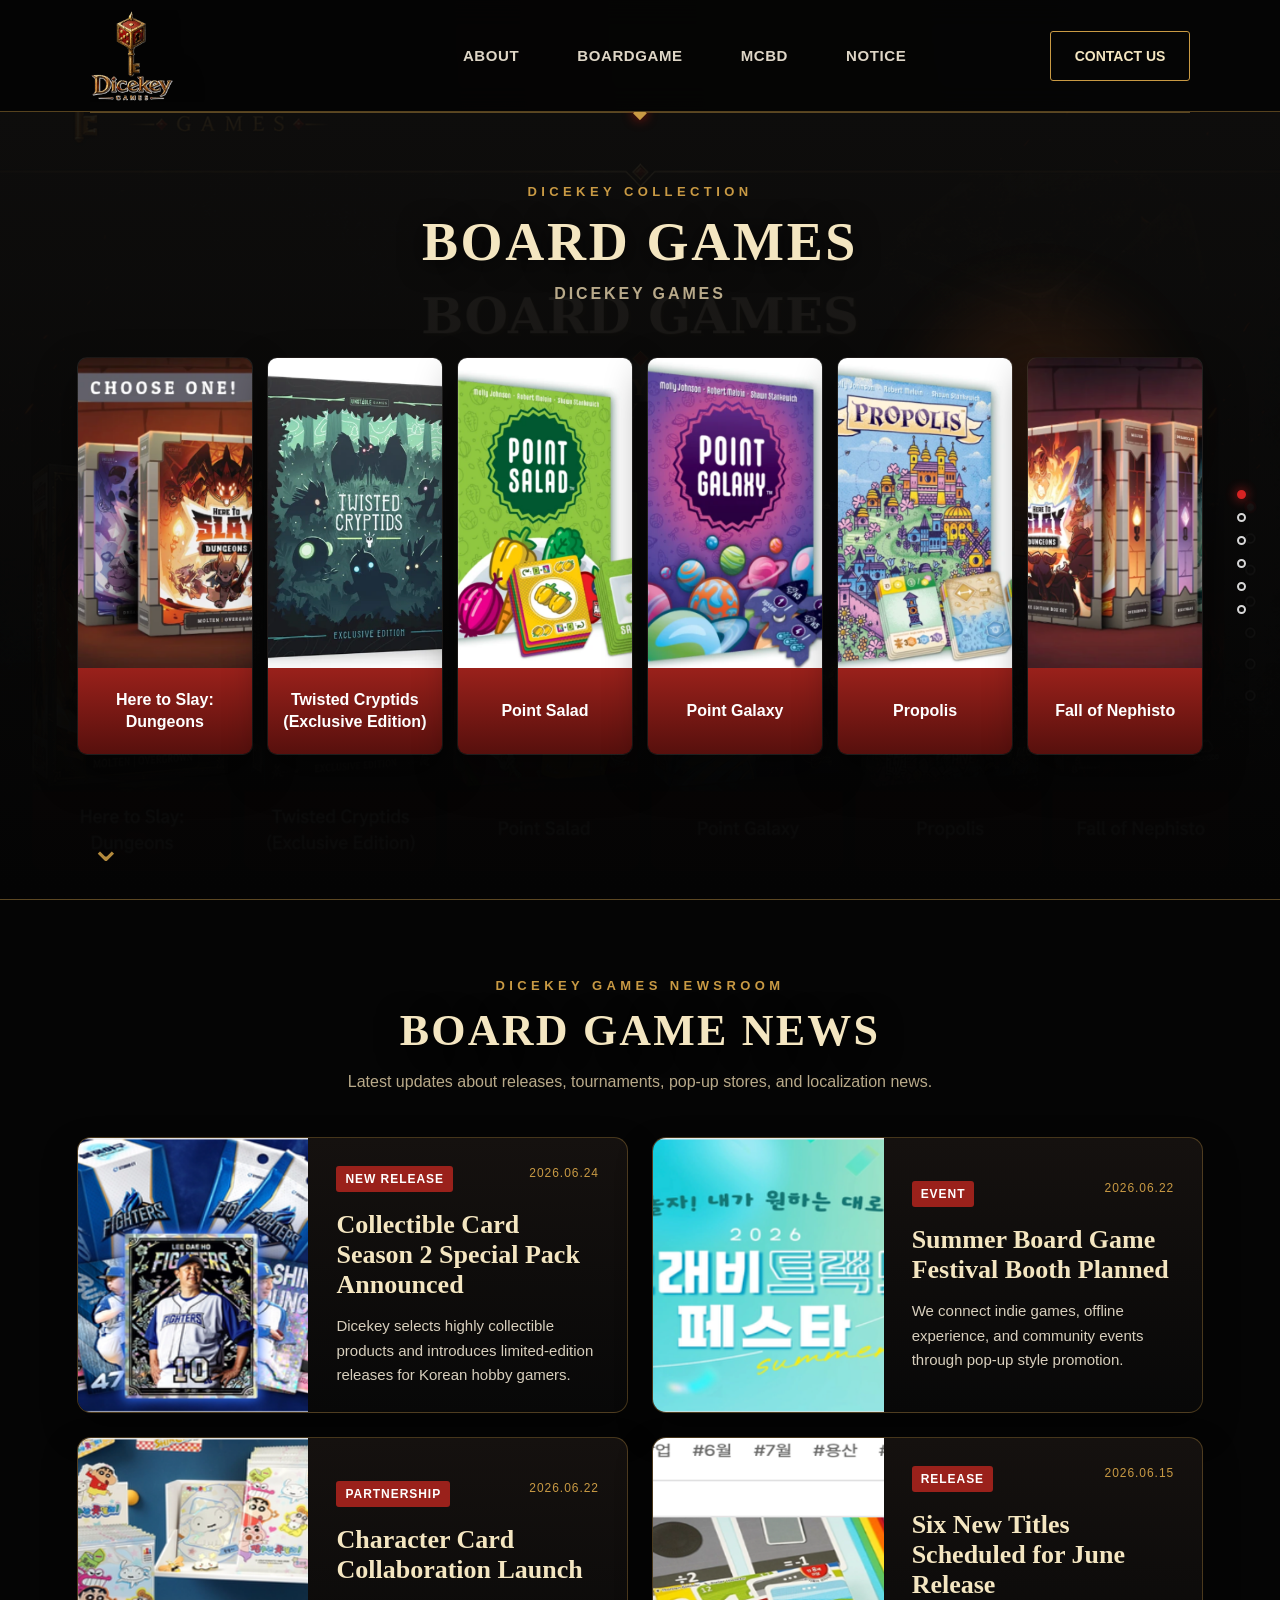
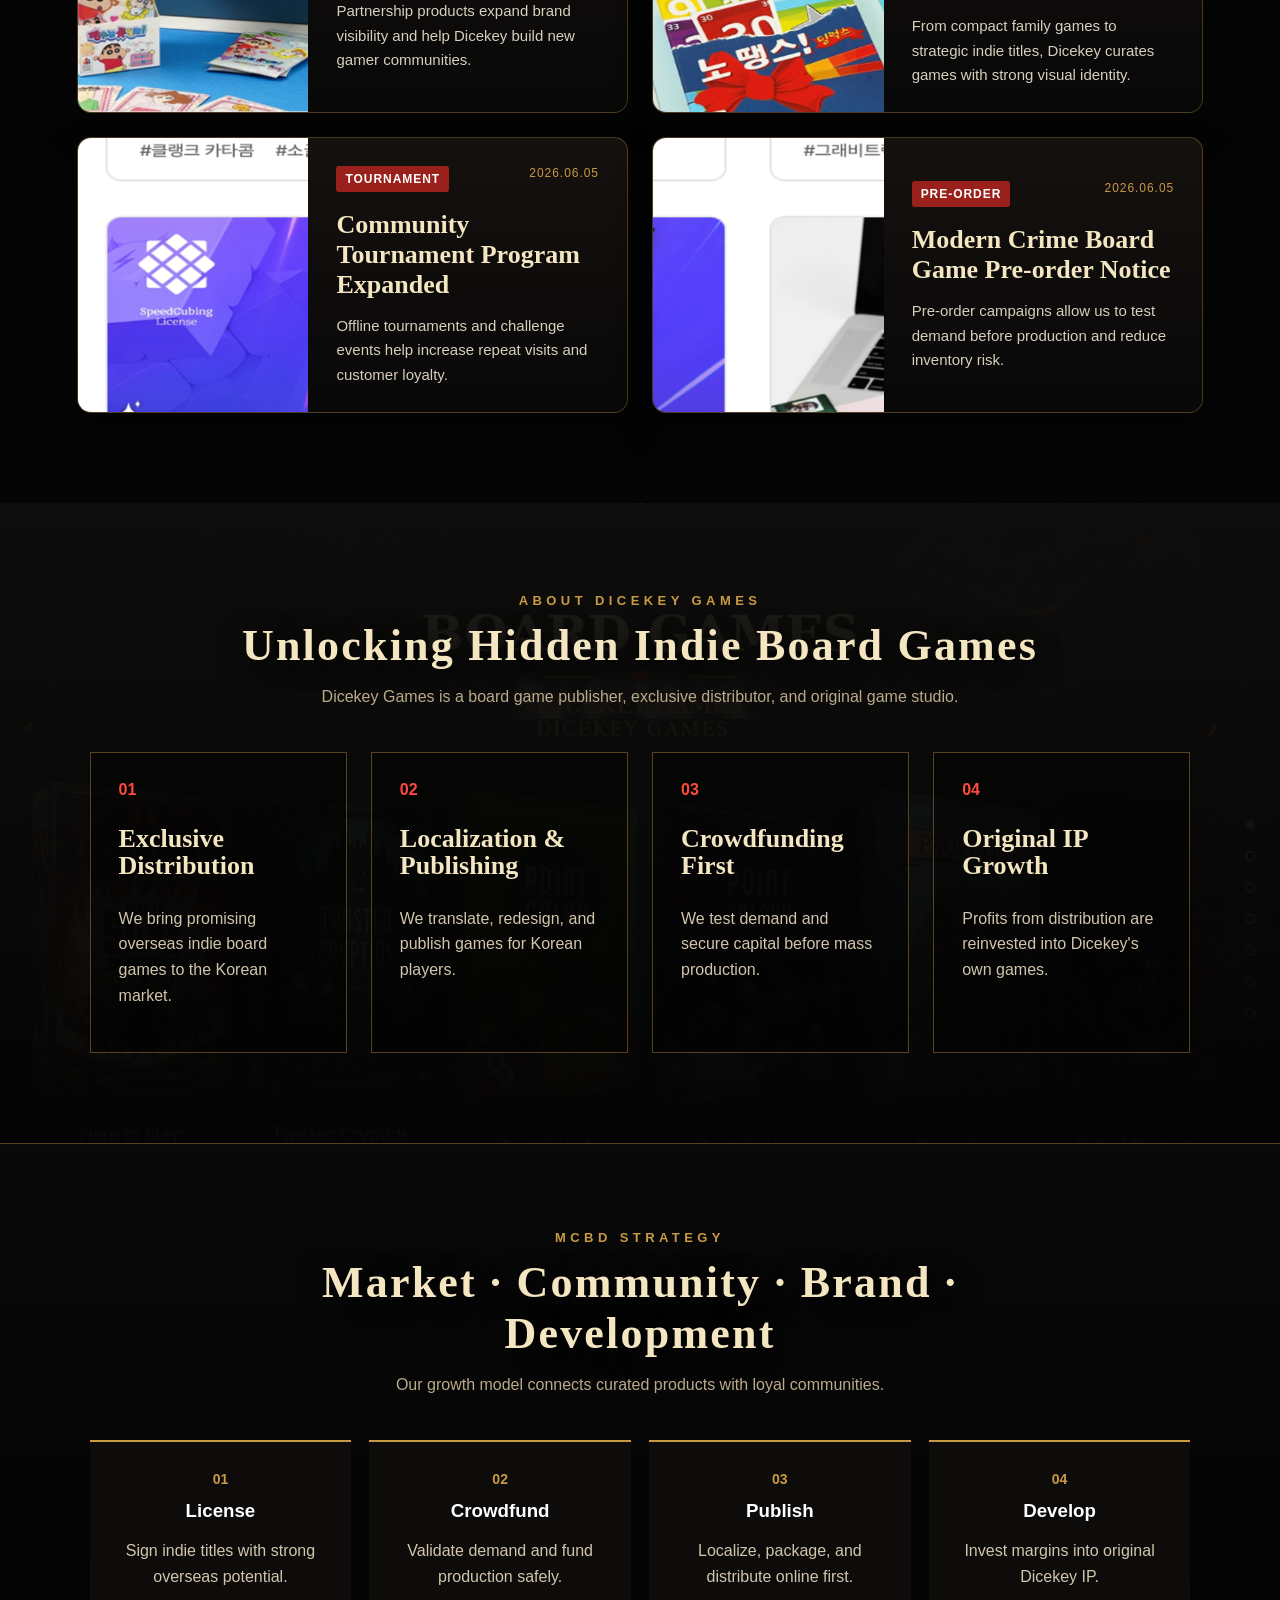
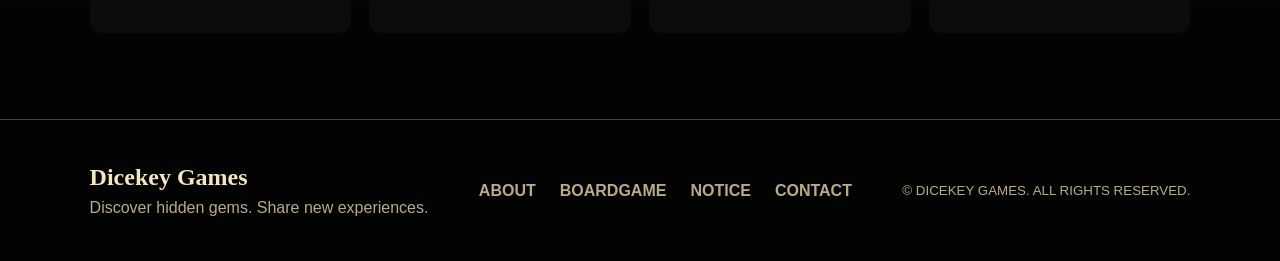
<file: index.html>
<!DOCTYPE html>
<html lang="en">
<head>
  <meta charset="UTF-8" />
  <meta name="viewport" content="width=device-width, initial-scale=1.0" />
  <title>Dicekey Games</title>
  <link rel="stylesheet" href="style.css" />
  <script defer src="script.js"></script>
</head>
<body>
  <header class="site-header">
    <a class="brand" href="#home" aria-label="Dicekey Games Home">
      <img src="assets/logo.png" alt="Dicekey Games logo" />
    </a>
    <nav class="main-nav" aria-label="Main navigation">
      <a href="#about">ABOUT</a>
      <a href="#boardgame">BOARDGAME</a>
      <a href="#mcbd">MCBD</a>
      <a href="#notice">NOTICE</a>
    </nav>
    <a class="contact-btn" href="#contact">CONTACT US</a>
  </header>

  <main id="home">
    <section id="boardgame" class="hero-section section-dark">
      <div class="ornament top"></div>
      <div class="hero-title">
        <p>DICEKEY COLLECTION</p>
        <h1>BOARD GAMES</h1>
        <span>DICEKEY GAMES</span>
      </div>

      <div class="game-row">
        <article class="game-card">
          <img src="assets/game-1.png" alt="Here to Slay: Dungeons" />
          <h3>Here to Slay:<br>Dungeons</h3>
        </article>
        <article class="game-card">
          <img src="assets/game-2.png" alt="Twisted Cryptids Exclusive Edition" />
          <h3>Twisted Cryptids<br>(Exclusive Edition)</h3>
        </article>
        <article class="game-card">
          <img src="assets/game-3.png" alt="Point Salad" />
          <h3>Point Salad</h3>
        </article>
        <article class="game-card">
          <img src="assets/game-4.png" alt="Point Galaxy" />
          <h3>Point Galaxy</h3>
        </article>
        <article class="game-card">
          <img src="assets/game-5.png" alt="Propolis" />
          <h3>Propolis</h3>
        </article>
        <article class="game-card">
          <img src="assets/game-6.png" alt="Fall of Nephisto" />
          <h3>Fall of Nephisto</h3>
        </article>
      </div>

      <div class="side-dots" aria-hidden="true">
        <span class="active"></span><span></span><span></span><span></span><span></span><span></span>
      </div>
      <a class="scroll-hint" href="#notice" aria-label="Scroll to news">⌄</a>
    </section>

    <section id="notice" class="news-section">
      <div class="section-heading wide-heading">
        <p>DICEKEY GAMES NEWSROOM</p>
        <h2>BOARD GAME NEWS</h2>
        <span>Latest updates about releases, tournaments, pop-up stores, and localization news.</span>
      </div>

      <div class="news-grid">
        <article class="news-card large">
          <img src="assets/news-1.png" alt="Baseball collectible card news" />
          <div class="news-body">
            <div class="news-meta"><b>NEW RELEASE</b><span>2026.06.24</span></div>
            <h3>Collectible Card Season 2 Special Pack Announced</h3>
            <p>Dicekey selects highly collectible products and introduces limited-edition releases for Korean hobby gamers.</p>
          </div>
        </article>

        <article class="news-card large">
          <img src="assets/news-2.png" alt="Board game summer festival news" />
          <div class="news-body">
            <div class="news-meta"><b>EVENT</b><span>2026.06.22</span></div>
            <h3>Summer Board Game Festival Booth Planned</h3>
            <p>We connect indie games, offline experience, and community events through pop-up style promotion.</p>
          </div>
        </article>

        <article class="news-card large">
          <img src="assets/news-3.png" alt="Character collection card news" />
          <div class="news-body">
            <div class="news-meta"><b>PARTNERSHIP</b><span>2026.06.22</span></div>
            <h3>Character Card Collaboration Launch</h3>
            <p>Partnership products expand brand visibility and help Dicekey build new gamer communities.</p>
          </div>
        </article>

        <article class="news-card large">
          <img src="assets/news-4.png" alt="Board game release schedule" />
          <div class="news-body">
            <div class="news-meta"><b>RELEASE</b><span>2026.06.15</span></div>
            <h3>Six New Titles Scheduled for June Release</h3>
            <p>From compact family games to strategic indie titles, Dicekey curates games with strong visual identity.</p>
          </div>
        </article>

        <article class="news-card large">
          <img src="assets/news-5.png" alt="Speed cube championship news" />
          <div class="news-body">
            <div class="news-meta"><b>TOURNAMENT</b><span>2026.06.05</span></div>
            <h3>Community Tournament Program Expanded</h3>
            <p>Offline tournaments and challenge events help increase repeat visits and customer loyalty.</p>
          </div>
        </article>

        <article class="news-card large">
          <img src="assets/news-6.png" alt="Board game preorder news" />
          <div class="news-body">
            <div class="news-meta"><b>PRE-ORDER</b><span>2026.06.05</span></div>
            <h3>Modern Crime Board Game Pre-order Notice</h3>
            <p>Pre-order campaigns allow us to test demand before production and reduce inventory risk.</p>
          </div>
        </article>
      </div>
    </section>

    <section id="about" class="about-section section-dark">
      <div class="section-heading">
        <p>ABOUT DICEKEY GAMES</p>
        <h2>Unlocking Hidden Indie Board Games</h2>
        <span>Dicekey Games is a board game publisher, exclusive distributor, and original game studio.</span>
      </div>
      <div class="feature-grid">
        <article><b>01</b><h3>Exclusive Distribution</h3><p>We bring promising overseas indie board games to the Korean market.</p></article>
        <article><b>02</b><h3>Localization & Publishing</h3><p>We translate, redesign, and publish games for Korean players.</p></article>
        <article><b>03</b><h3>Crowdfunding First</h3><p>We test demand and secure capital before mass production.</p></article>
        <article><b>04</b><h3>Original IP Growth</h3><p>Profits from distribution are reinvested into Dicekey's own games.</p></article>
      </div>
    </section>

    <section id="mcbd" class="process-section">
      <div class="section-heading">
        <p>MCBD STRATEGY</p>
        <h2>Market · Community · Brand · Development</h2>
        <span>Our growth model connects curated products with loyal communities.</span>
      </div>
      <div class="process-line">
        <div><strong>01</strong><h3>License</h3><p>Sign indie titles with strong overseas potential.</p></div>
        <div><strong>02</strong><h3>Crowdfund</h3><p>Validate demand and fund production safely.</p></div>
        <div><strong>03</strong><h3>Publish</h3><p>Localize, package, and distribute online first.</p></div>
        <div><strong>04</strong><h3>Develop</h3><p>Invest margins into original Dicekey IP.</p></div>
      </div>
    </section>
  </main>

  <footer id="contact" class="site-footer">
    <div>
      <h2>Dicekey Games</h2>
      <p>Discover hidden gems. Share new experiences.</p>
    </div>
    <div class="footer-links">
      <a href="#about">ABOUT</a>
      <a href="#boardgame">BOARDGAME</a>
      <a href="#notice">NOTICE</a>
      <a href="mailto:contact@dicekeygames.kr">CONTACT</a>
    </div>
    <small>© DICEKEY GAMES. ALL RIGHTS RESERVED.</small>
  </footer>
</body>
</html>
</file>
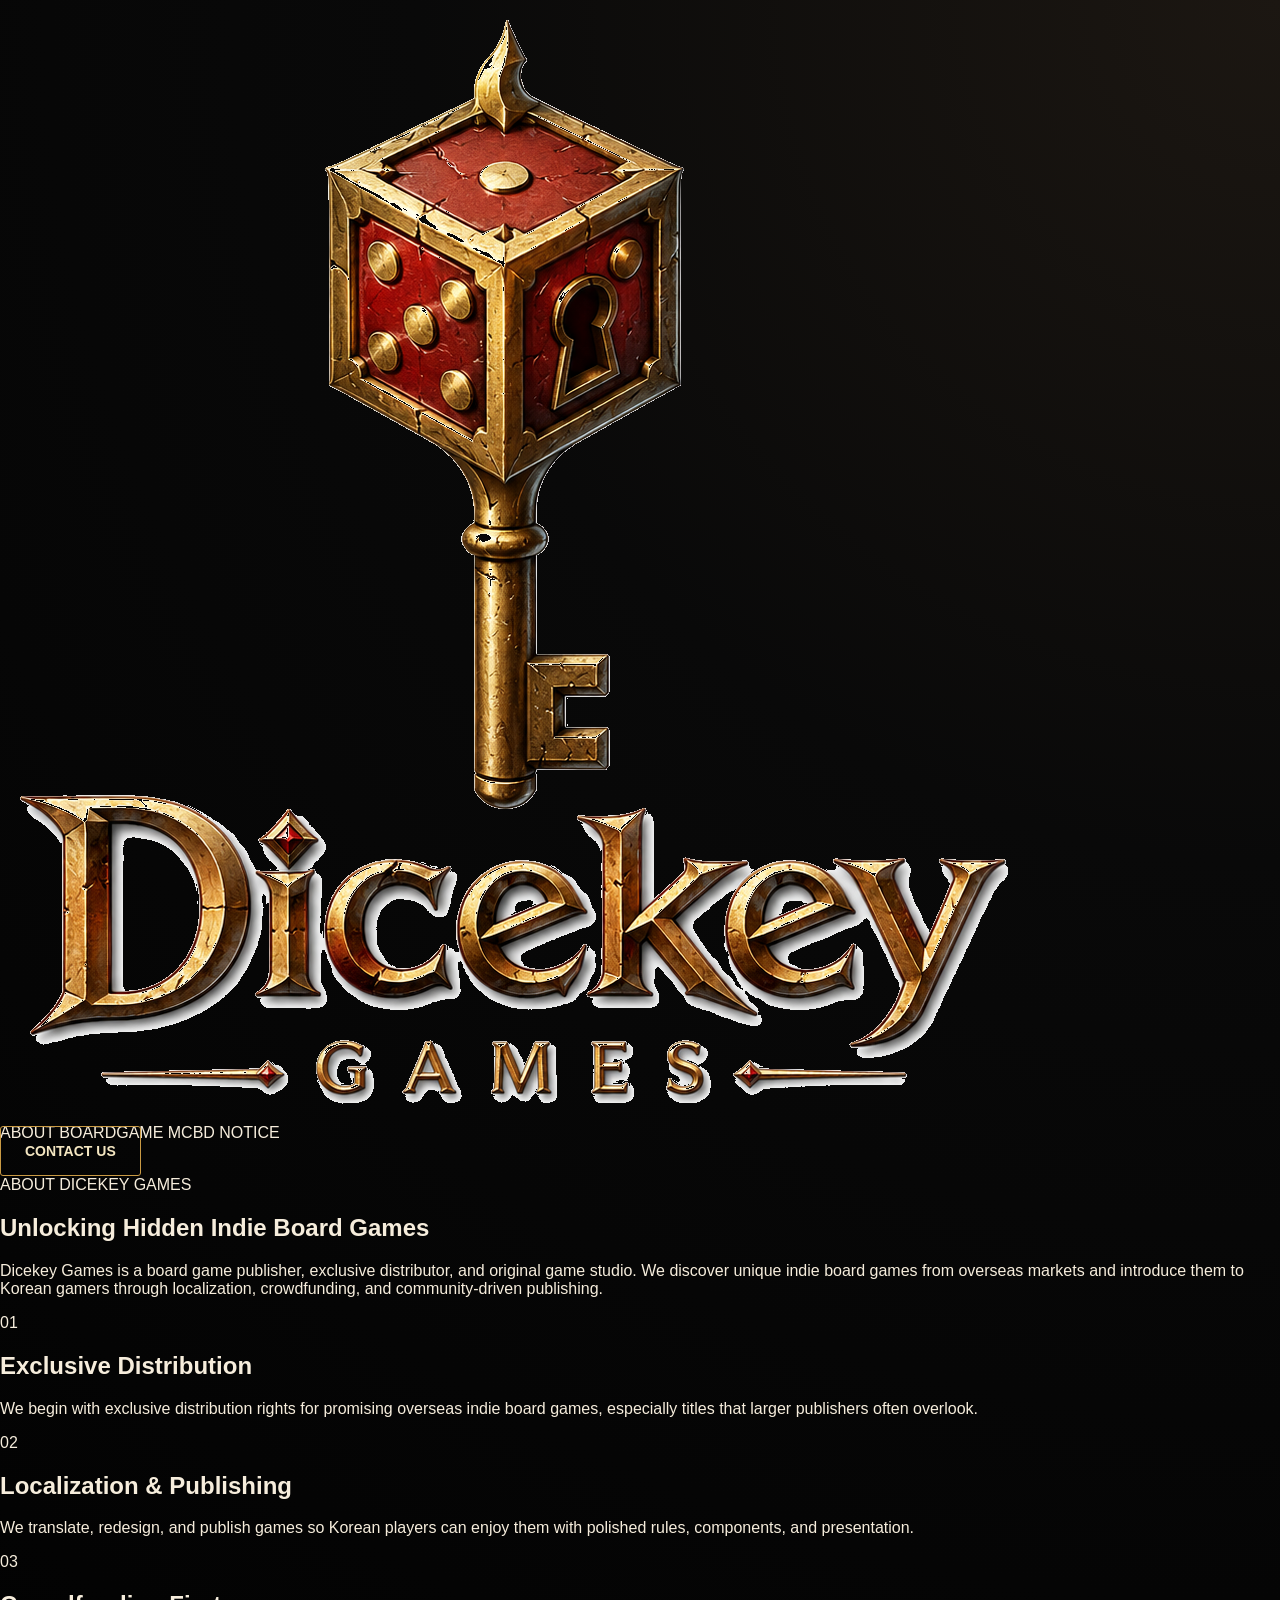
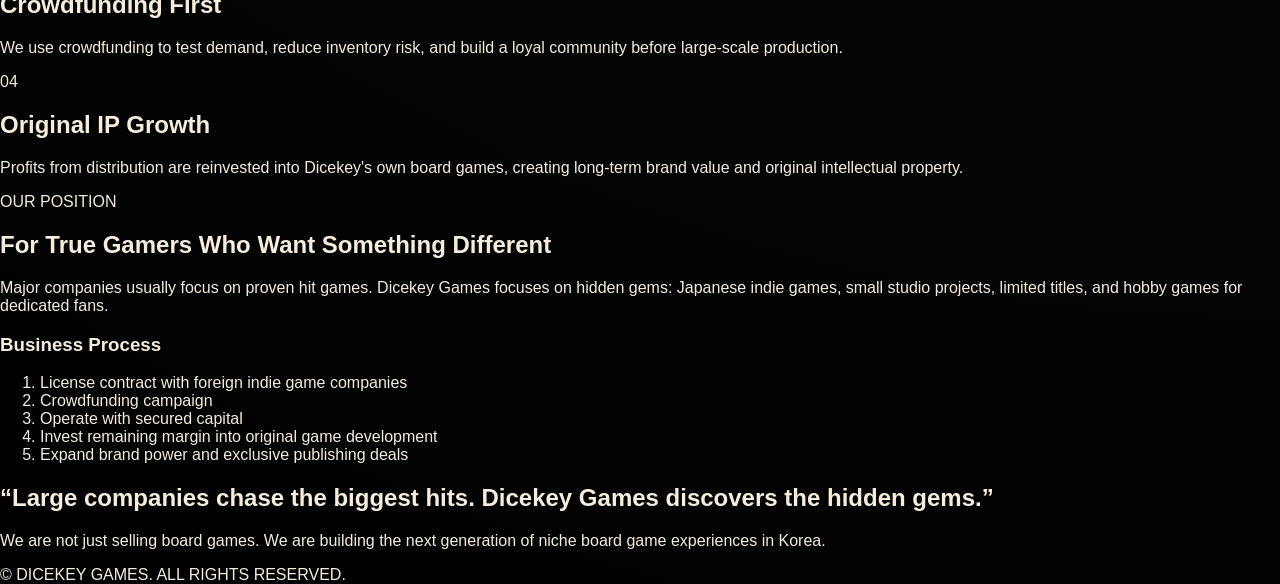
<file: about.html>
<!DOCTYPE html>
<html lang="en">
<head>
  <meta charset="UTF-8" />
  <meta name="viewport" content="width=device-width, initial-scale=1.0" />
  <title>About Dicekey Games</title>
  <link rel="stylesheet" href="style.css" />
</head>
<body class="sub-page about-page">
<header class="page-header">
  <a class="logo-link" href="index.html" aria-label="Dicekey Games Home">
    <img src="assets/logo.png" alt="Dicekey Games" />
  </a>
  <nav class="page-nav">
    <a href="about.html">ABOUT</a>
    <a href="boardgame.html">BOARDGAME</a>
    <a href="mcbd.html">MCBD</a>
    <a href="notice.html">NOTICE</a>
  </nav>
  <a class="contact-btn" href="mailto:msub2000@g.skku.edu">CONTACT US</a>
</header>
  <main class="page-main">
    <section class="intro-panel">
      <p class="eyebrow">ABOUT DICEKEY GAMES</p>
      <h1>Unlocking Hidden Indie Board Games</h1>
      <p class="lead">
        Dicekey Games is a board game publisher, exclusive distributor, and original game studio. We discover unique indie board games from overseas markets and introduce them to Korean gamers through localization, crowdfunding, and community-driven publishing.
      </p>
    </section>

    <section class="mission-grid">
      <article><span>01</span><h2>Exclusive Distribution</h2><p>We begin with exclusive distribution rights for promising overseas indie board games, especially titles that larger publishers often overlook.</p></article>
      <article><span>02</span><h2>Localization & Publishing</h2><p>We translate, redesign, and publish games so Korean players can enjoy them with polished rules, components, and presentation.</p></article>
      <article><span>03</span><h2>Crowdfunding First</h2><p>We use crowdfunding to test demand, reduce inventory risk, and build a loyal community before large-scale production.</p></article>
      <article><span>04</span><h2>Original IP Growth</h2><p>Profits from distribution are reinvested into Dicekey's own board games, creating long-term brand value and original intellectual property.</p></article>
    </section>

    <section class="split-section">
      <div><p class="eyebrow">OUR POSITION</p><h2>For True Gamers Who Want Something Different</h2><p>Major companies usually focus on proven hit games. Dicekey Games focuses on hidden gems: Japanese indie games, small studio projects, limited titles, and hobby games for dedicated fans.</p></div>
      <div class="process-card"><h3>Business Process</h3><ol><li>License contract with foreign indie game companies</li><li>Crowdfunding campaign</li><li>Operate with secured capital</li><li>Invest remaining margin into original game development</li><li>Expand brand power and exclusive publishing deals</li></ol></div>
    </section>

    <section class="quote-section"><h2>“Large companies chase the biggest hits. Dicekey Games discovers the hidden gems.”</h2><p>We are not just selling board games. We are building the next generation of niche board game experiences in Korea.</p></section>
  </main>
  <footer class="page-footer">© DICEKEY GAMES. ALL RIGHTS RESERVED.</footer>
</body>
</html>
</file>
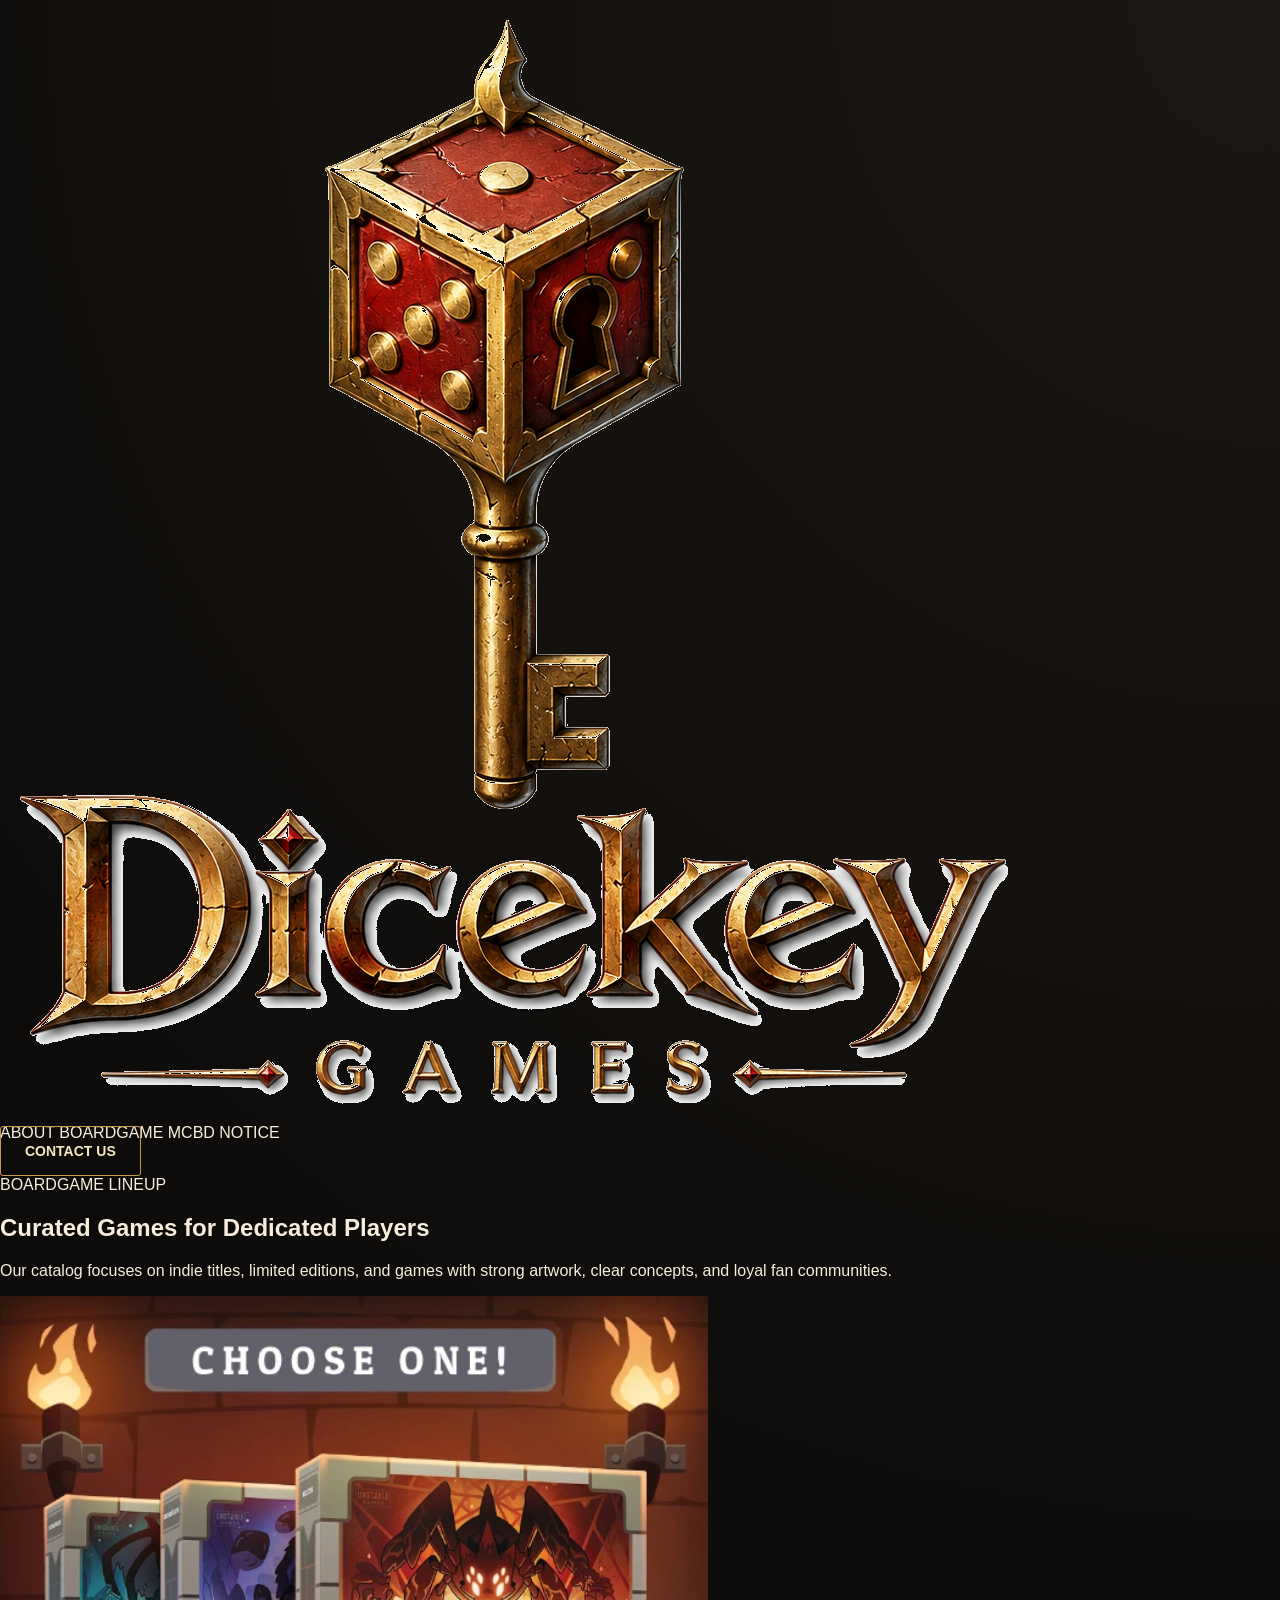
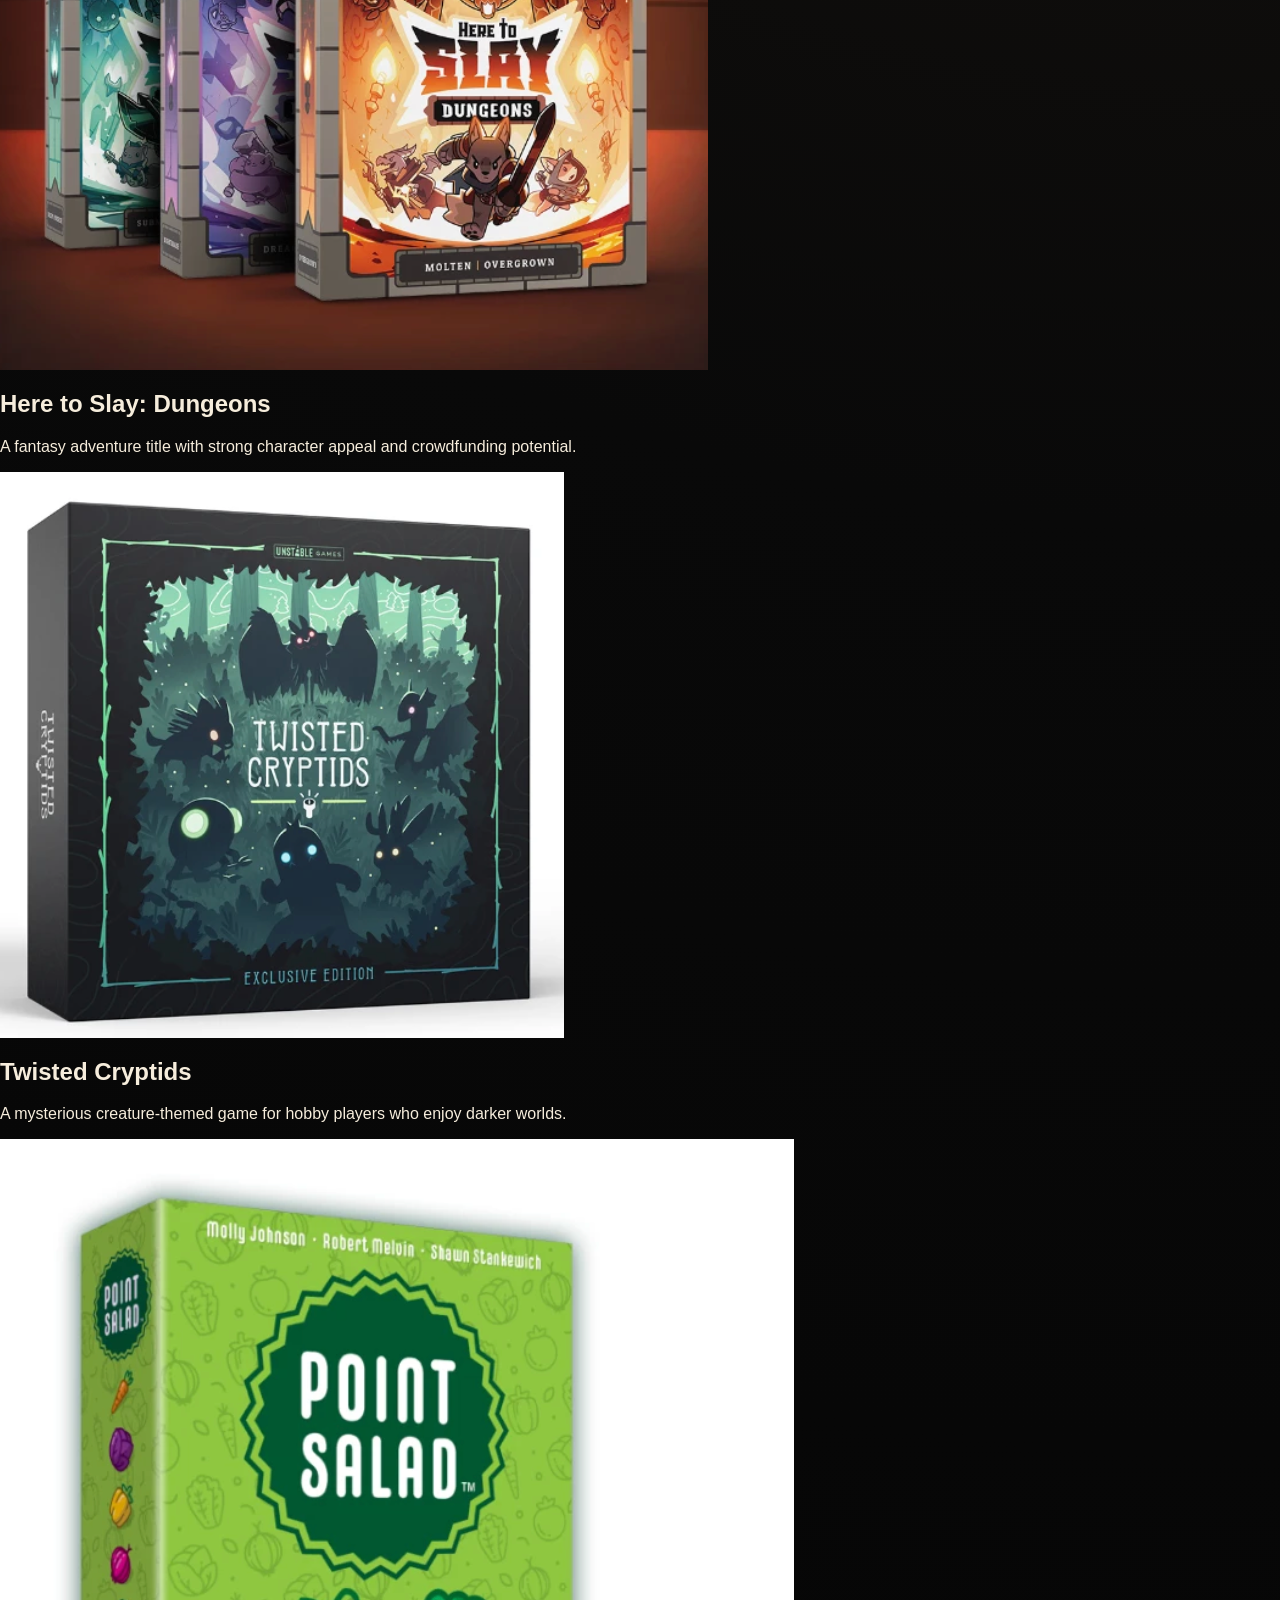
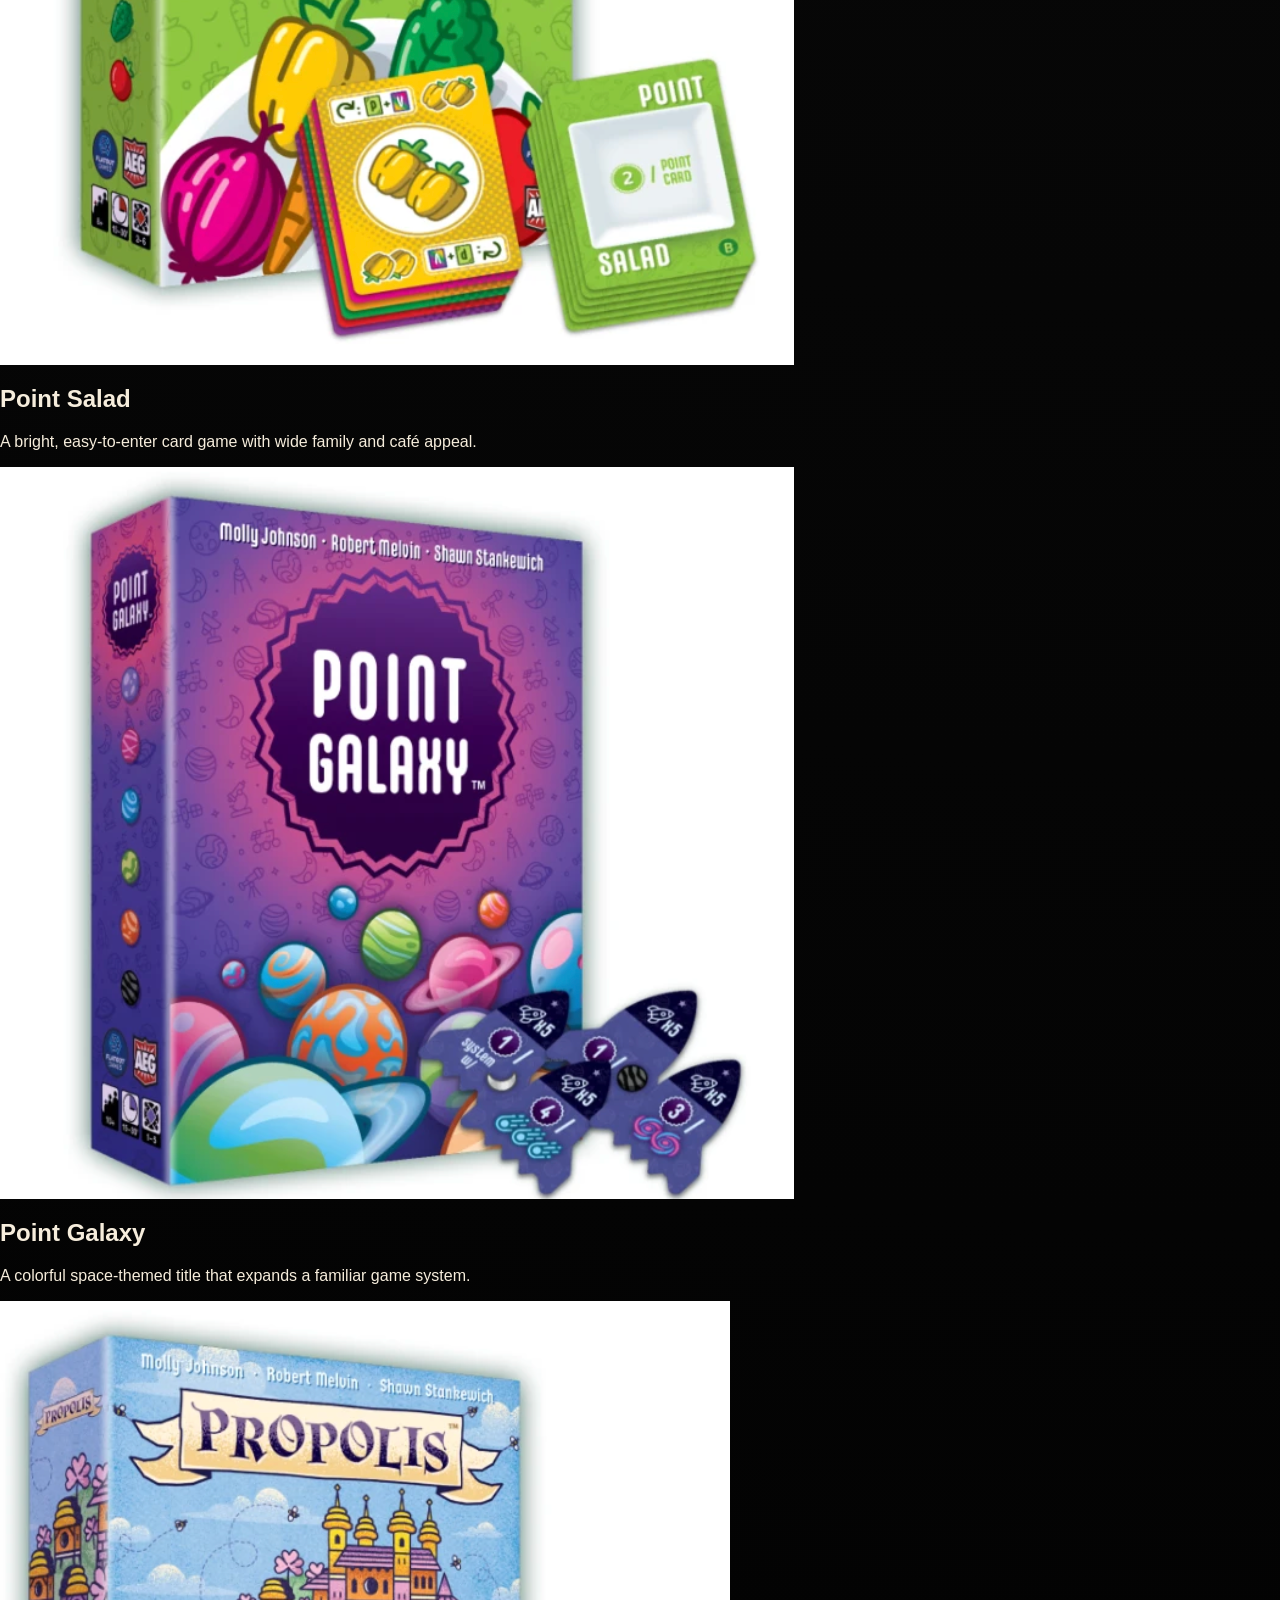
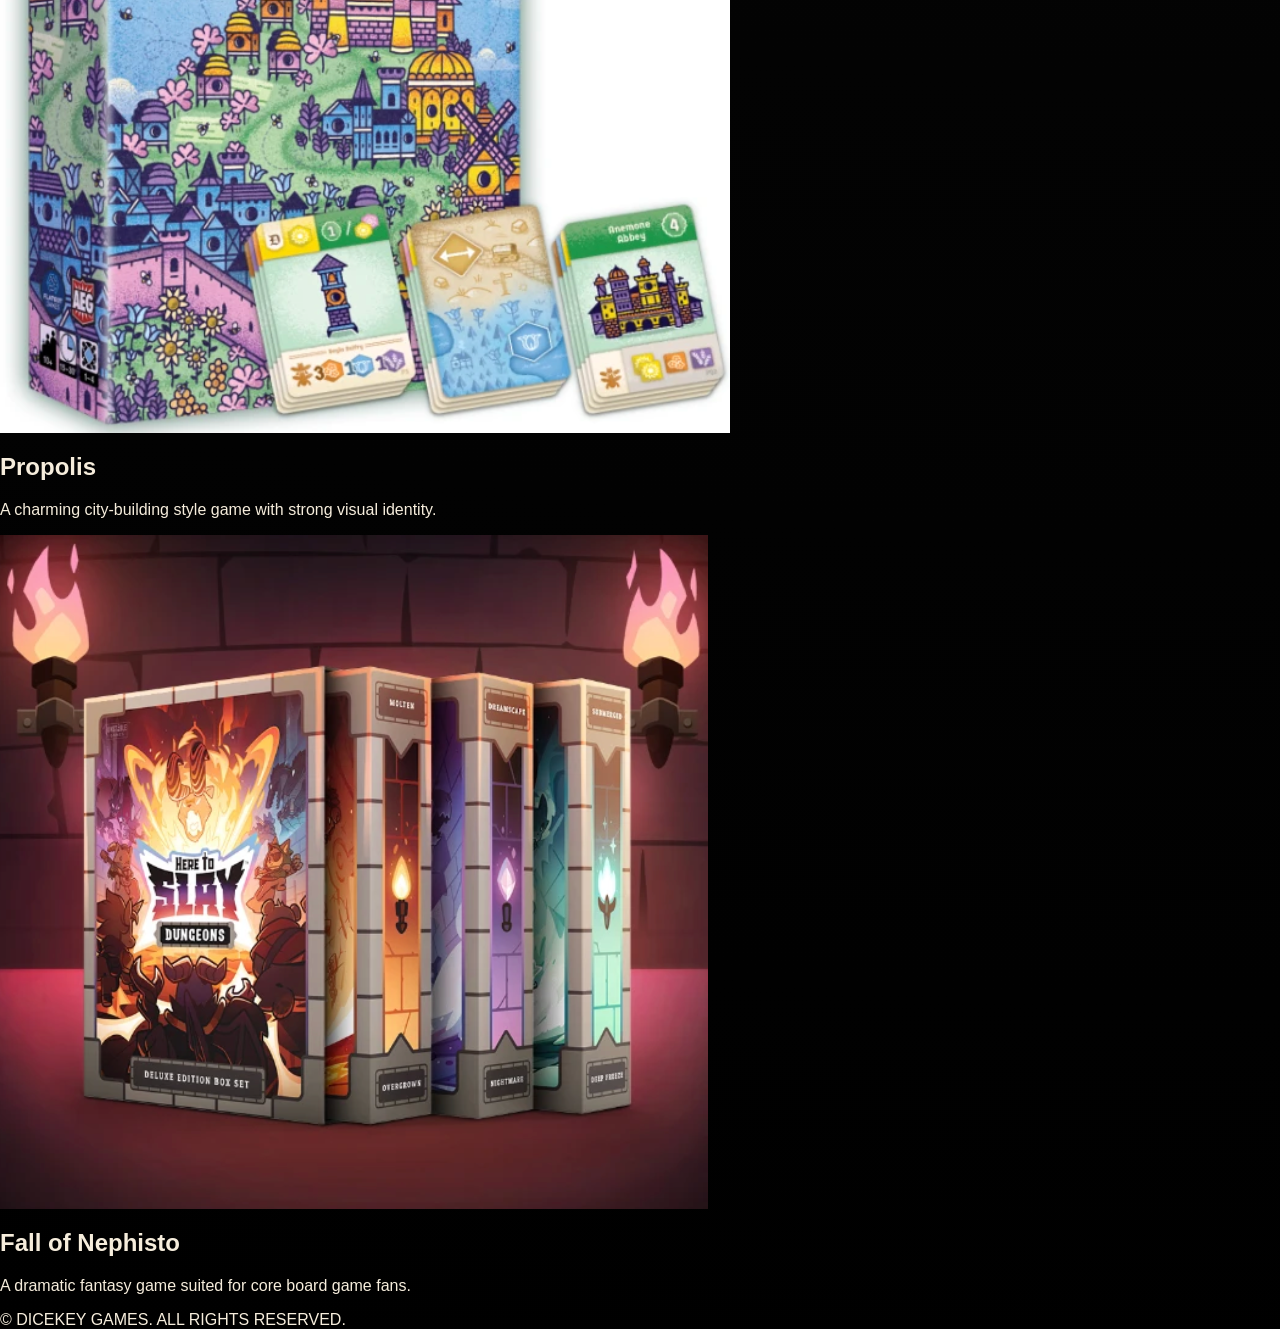
<file: boardgame.html>
<!DOCTYPE html>
<html lang="en"><head><meta charset="UTF-8" /><meta name="viewport" content="width=device-width, initial-scale=1.0" /><title>Boardgame | Dicekey Games</title><link rel="stylesheet" href="style.css" /></head>
<body class="sub-page boardgame-page">
<header class="page-header">
  <a class="logo-link" href="index.html" aria-label="Dicekey Games Home">
    <img src="assets/logo.png" alt="Dicekey Games" />
  </a>
  <nav class="page-nav">
    <a href="about.html">ABOUT</a>
    <a href="boardgame.html">BOARDGAME</a>
    <a href="mcbd.html">MCBD</a>
    <a href="notice.html">NOTICE</a>
  </nav>
  <a class="contact-btn" href="mailto:msub2000@g.skku.edu">CONTACT US</a>
</header>
<main class="page-main">
  <section class="intro-panel compact"><p class="eyebrow">BOARDGAME LINEUP</p><h1>Curated Games for Dedicated Players</h1><p class="lead">Our catalog focuses on indie titles, limited editions, and games with strong artwork, clear concepts, and loyal fan communities.</p></section>
  <section class="game-grid">
    <article><img src="assets/game-1.png" alt="Here to Slay Dungeons"><h2>Here to Slay: Dungeons</h2><p>A fantasy adventure title with strong character appeal and crowdfunding potential.</p></article>
    <article><img src="assets/game-2.png" alt="Twisted Cryptids"><h2>Twisted Cryptids</h2><p>A mysterious creature-themed game for hobby players who enjoy darker worlds.</p></article>
    <article><img src="assets/game-3.png" alt="Point Salad"><h2>Point Salad</h2><p>A bright, easy-to-enter card game with wide family and café appeal.</p></article>
    <article><img src="assets/game-4.png" alt="Point Galaxy"><h2>Point Galaxy</h2><p>A colorful space-themed title that expands a familiar game system.</p></article>
    <article><img src="assets/game-5.png" alt="Propolis"><h2>Propolis</h2><p>A charming city-building style game with strong visual identity.</p></article>
    <article><img src="assets/game-6.png" alt="Fall of Nephisto"><h2>Fall of Nephisto</h2><p>A dramatic fantasy game suited for core board game fans.</p></article>
  </section>
</main><footer class="page-footer">© DICEKEY GAMES. ALL RIGHTS RESERVED.</footer></body></html>
</file>
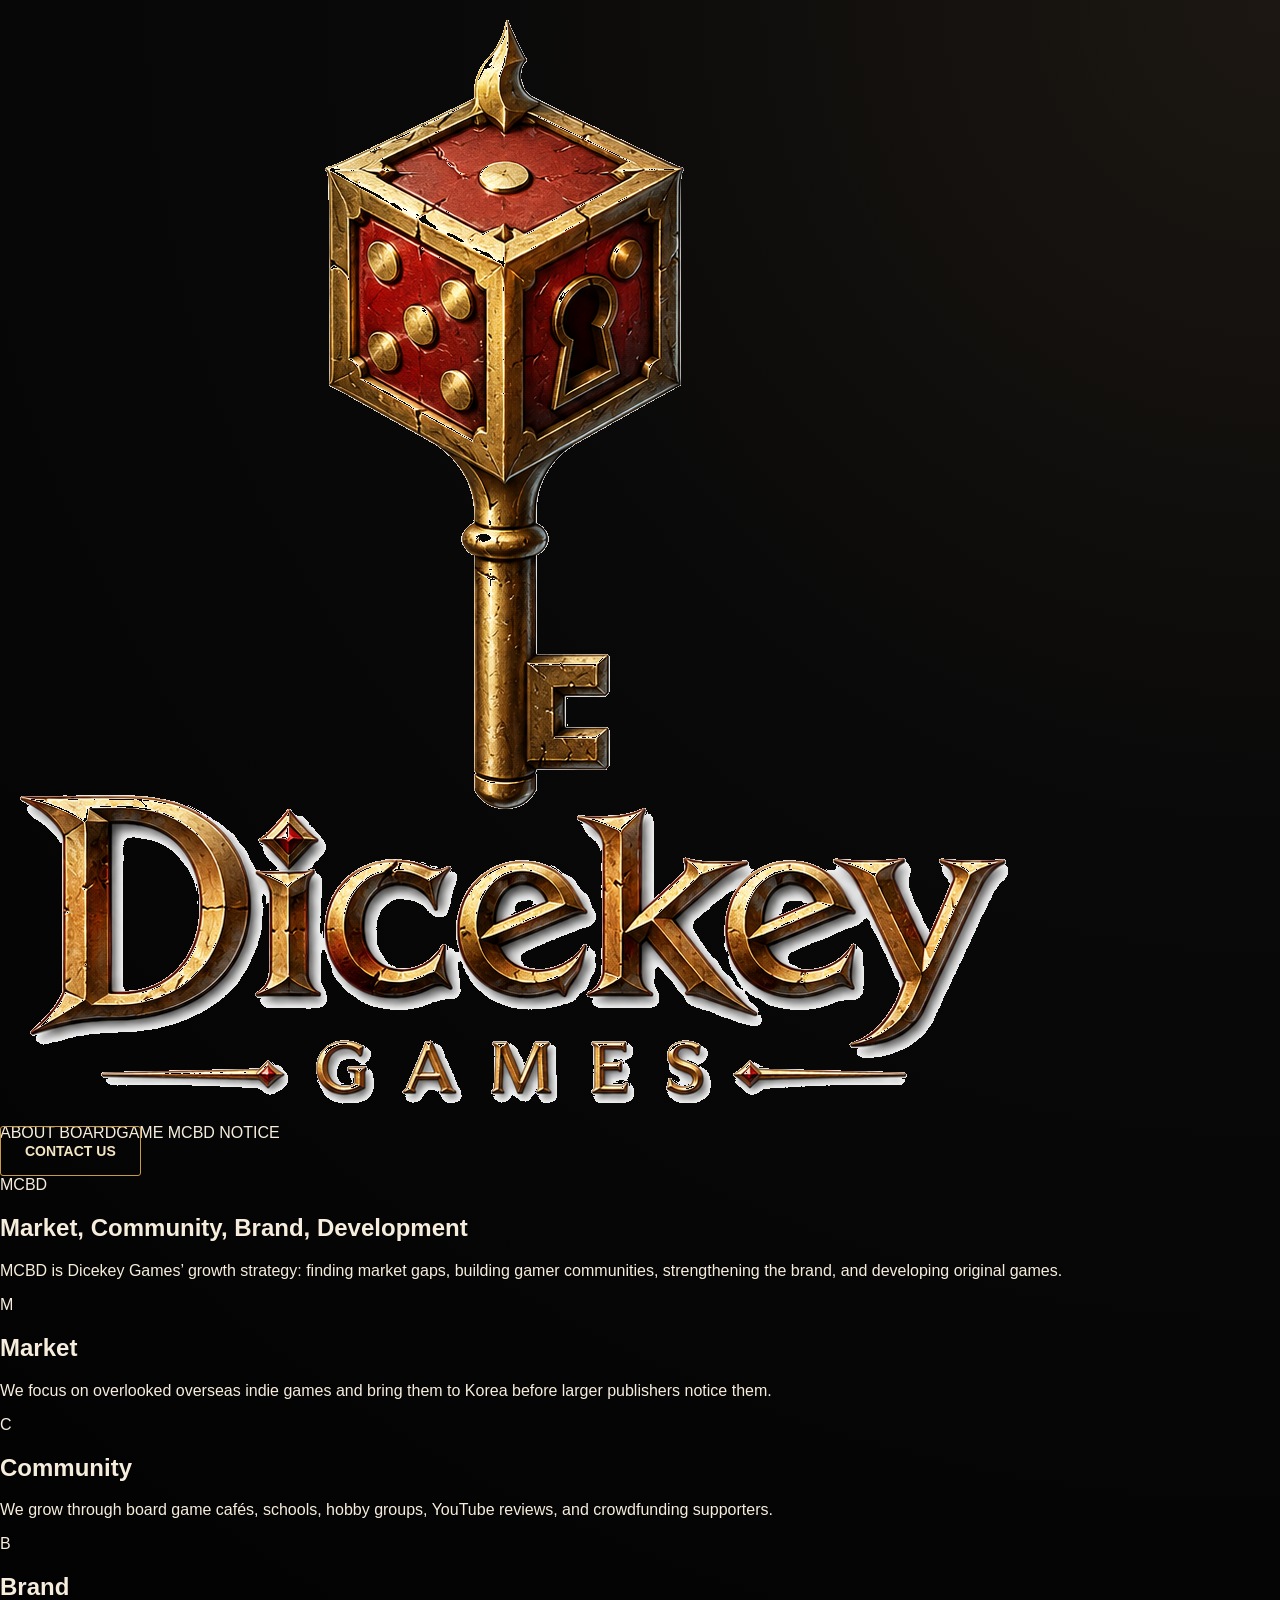
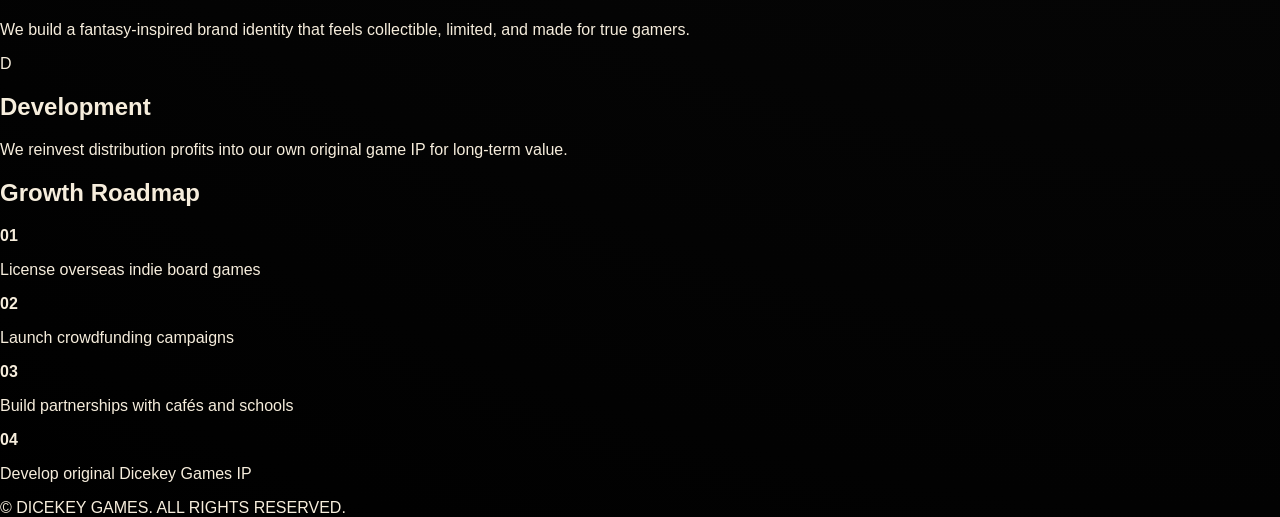
<file: mcbd.html>
<!DOCTYPE html>
<html lang="en"><head><meta charset="UTF-8" /><meta name="viewport" content="width=device-width, initial-scale=1.0" /><title>MCBD | Dicekey Games</title><link rel="stylesheet" href="style.css" /></head>
<body class="sub-page mcbd-page">
<header class="page-header">
  <a class="logo-link" href="index.html" aria-label="Dicekey Games Home">
    <img src="assets/logo.png" alt="Dicekey Games" />
  </a>
  <nav class="page-nav">
    <a href="about.html">ABOUT</a>
    <a href="boardgame.html">BOARDGAME</a>
    <a href="mcbd.html">MCBD</a>
    <a href="notice.html">NOTICE</a>
  </nav>
  <a class="contact-btn" href="mailto:msub2000@g.skku.edu">CONTACT US</a>
</header>
<main class="page-main">
  <section class="intro-panel compact"><p class="eyebrow">MCBD</p><h1>Market, Community, Brand, Development</h1><p class="lead">MCBD is Dicekey Games’ growth strategy: finding market gaps, building gamer communities, strengthening the brand, and developing original games.</p></section>
  <section class="mission-grid strategy-cards">
    <article><span>M</span><h2>Market</h2><p>We focus on overlooked overseas indie games and bring them to Korea before larger publishers notice them.</p></article>
    <article><span>C</span><h2>Community</h2><p>We grow through board game cafés, schools, hobby groups, YouTube reviews, and crowdfunding supporters.</p></article>
    <article><span>B</span><h2>Brand</h2><p>We build a fantasy-inspired brand identity that feels collectible, limited, and made for true gamers.</p></article>
    <article><span>D</span><h2>Development</h2><p>We reinvest distribution profits into our own original game IP for long-term value.</p></article>
  </section>
  <section class="timeline"><h2>Growth Roadmap</h2><div><b>01</b><p>License overseas indie board games</p></div><div><b>02</b><p>Launch crowdfunding campaigns</p></div><div><b>03</b><p>Build partnerships with cafés and schools</p></div><div><b>04</b><p>Develop original Dicekey Games IP</p></div></section>
</main><footer class="page-footer">© DICEKEY GAMES. ALL RIGHTS RESERVED.</footer></body></html>
</file>
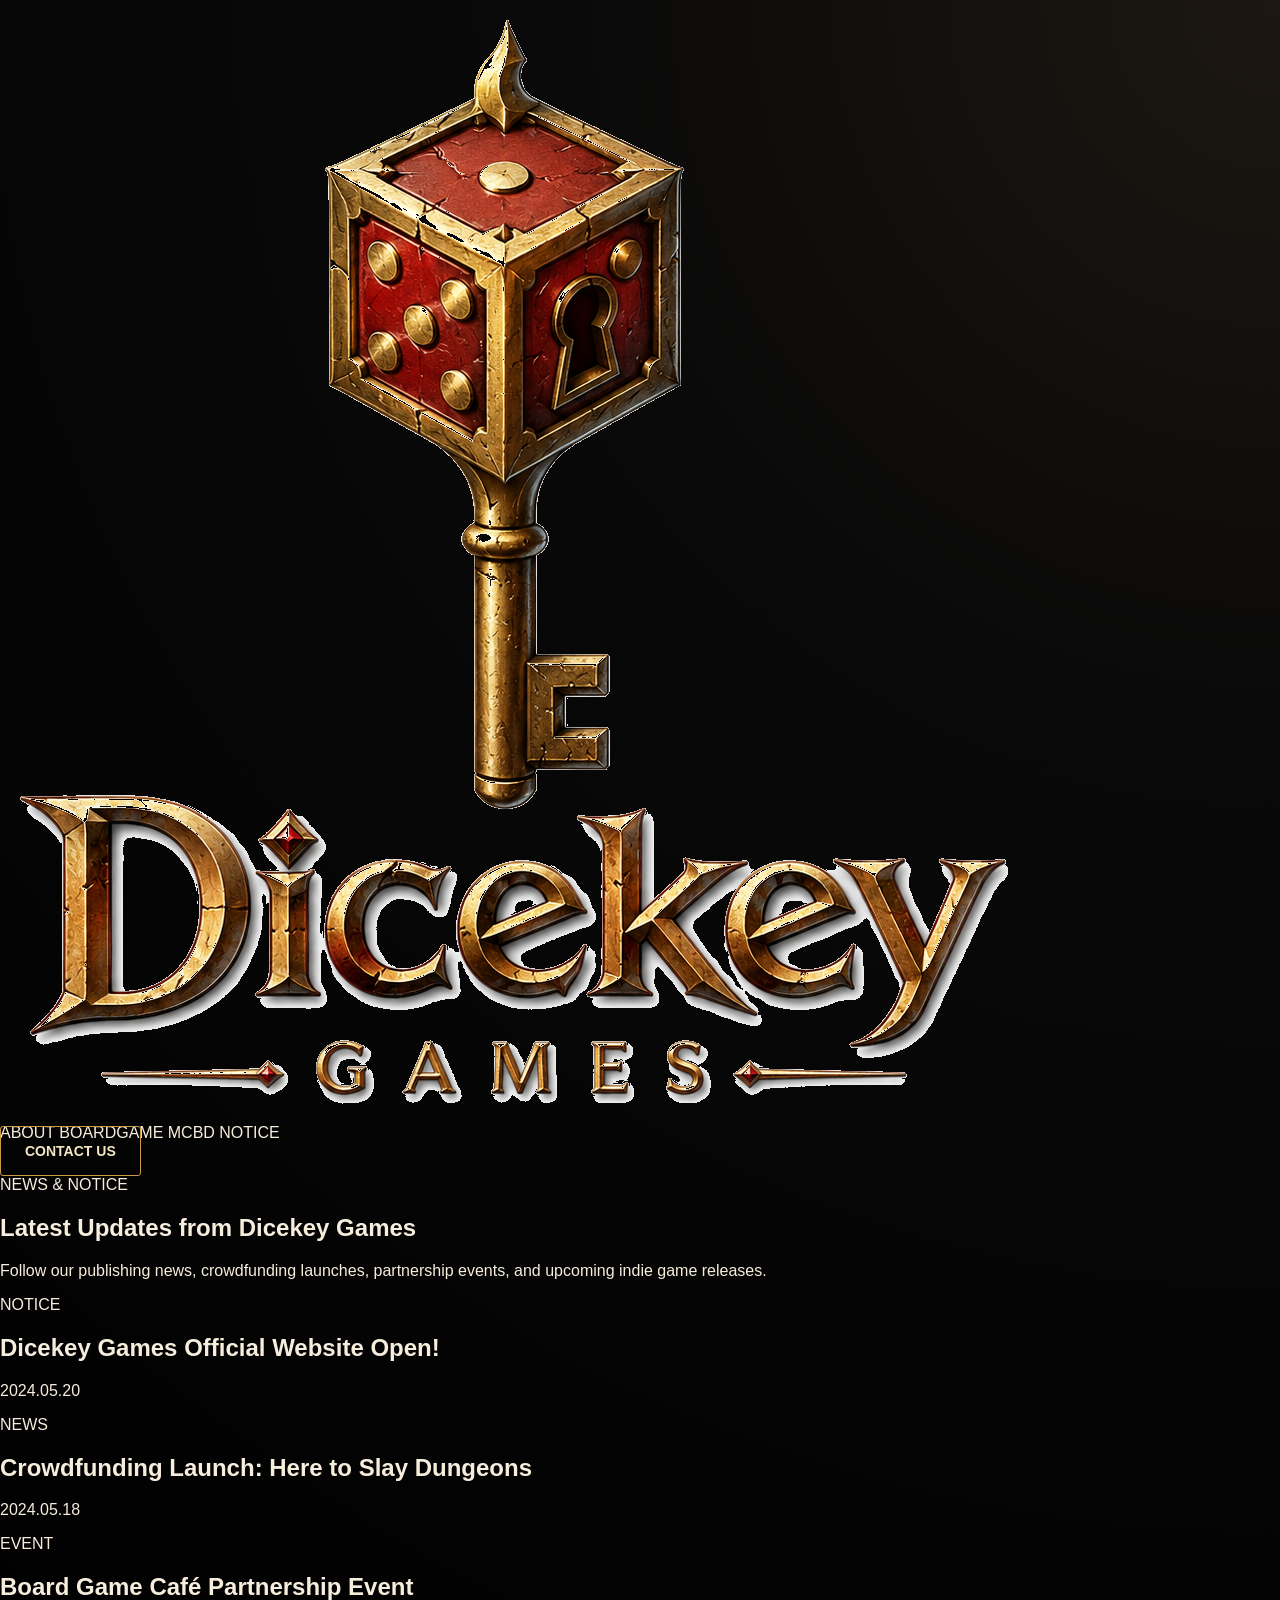
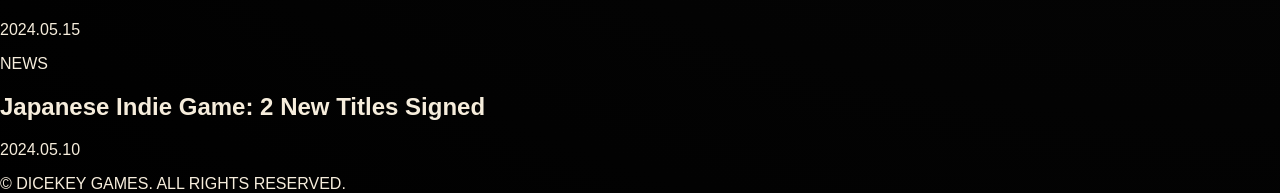
<file: notice.html>
<!DOCTYPE html>
<html lang="en"><head><meta charset="UTF-8" /><meta name="viewport" content="width=device-width, initial-scale=1.0" /><title>Notice | Dicekey Games</title><link rel="stylesheet" href="style.css" /></head>
<body class="sub-page notice-page">
<header class="page-header">
  <a class="logo-link" href="index.html" aria-label="Dicekey Games Home">
    <img src="assets/logo.png" alt="Dicekey Games" />
  </a>
  <nav class="page-nav">
    <a href="about.html">ABOUT</a>
    <a href="boardgame.html">BOARDGAME</a>
    <a href="mcbd.html">MCBD</a>
    <a href="notice.html">NOTICE</a>
  </nav>
  <a class="contact-btn" href="mailto:msub2000@g.skku.edu">CONTACT US</a>
</header>
<main class="page-main">
  <section class="intro-panel compact"><p class="eyebrow">NEWS & NOTICE</p><h1>Latest Updates from Dicekey Games</h1><p class="lead">Follow our publishing news, crowdfunding launches, partnership events, and upcoming indie game releases.</p></section>
  <section class="notice-list">
    <article><span>NOTICE</span><h2>Dicekey Games Official Website Open!</h2><p>2024.05.20</p></article>
    <article><span>NEWS</span><h2>Crowdfunding Launch: Here to Slay Dungeons</h2><p>2024.05.18</p></article>
    <article><span>EVENT</span><h2>Board Game Café Partnership Event</h2><p>2024.05.15</p></article>
    <article><span>NEWS</span><h2>Japanese Indie Game: 2 New Titles Signed</h2><p>2024.05.10</p></article>
  </section>
</main><footer class="page-footer">© DICEKEY GAMES. ALL RIGHTS RESERVED.</footer></body></html>
</file>
<file: style.css>
:root{
  --bg:#050505;
  --panel:#10100f;
  --panel2:#16120f;
  --gold:#c99a44;
  --gold-soft:#f4e6c1;
  --red:#6f1410;
  --red2:#9a211b;
  --text:#f6eddc;
  --muted:#b9aa8a;
  --line:rgba(201,154,68,.42);
}
*{box-sizing:border-box}
html{scroll-behavior:smooth;background:#000}
body{margin:0;background:radial-gradient(circle at top right,#1c1712 0,#090909 34%,#000 100%);color:var(--text);font-family:Arial, Helvetica, sans-serif;overflow-x:hidden}
a{color:inherit;text-decoration:none}
img{max-width:100%;display:block}
.site-header{position:sticky;top:0;z-index:20;height:112px;background:rgba(5,5,5,.94);backdrop-filter:blur(14px);border-bottom:1px solid var(--line);display:flex;align-items:center;gap:48px;padding:0 7vw}
.brand{width:230px;display:flex;align-items:center;overflow:hidden}.brand img{width:210px;height:92px;object-fit:contain;object-position:left center;filter:drop-shadow(0 6px 16px rgba(0,0,0,.55))}
.main-nav{display:flex;gap:58px;align-items:center;margin-left:auto;margin-right:auto;font-weight:700;font-size:15px;letter-spacing:.04em}.main-nav a{opacity:.9;transition:.2s}.main-nav a:hover{color:var(--gold);opacity:1}.contact-btn{border:1px solid var(--gold);padding:16px 24px;border-radius:3px;color:var(--gold-soft);font-weight:700;font-size:14px}.contact-btn:hover{background:rgba(201,154,68,.12)}
.section-dark{position:relative;background:linear-gradient(180deg,rgba(14,13,12,.92),rgba(4,4,4,.98)),url('assets/bg-board.png') center/cover no-repeat}.hero-section{min-height:calc(100vh - 112px);padding:72px 6vw 56px;border-bottom:1px solid var(--line);overflow:hidden}.hero-section:after{content:"";position:absolute;right:4vw;top:120px;width:380px;height:380px;background:radial-gradient(circle,rgba(255,120,40,.18),transparent 60%);filter:blur(20px);pointer-events:none}.ornament.top{position:absolute;top:0;left:7vw;right:7vw;height:1px;background:var(--line)}.ornament.top:after{content:"◆";position:absolute;left:50%;top:-11px;transform:translateX(-50%);color:var(--gold);font-size:18px;text-shadow:0 0 12px #ad180f}
.hero-title{text-align:center;margin:0 auto 54px;position:relative;z-index:1}.hero-title p,.section-heading p{margin:0 0 12px;color:var(--gold);font-weight:800;letter-spacing:.34em;font-size:13px}.hero-title h1,.section-heading h2{font-family:Georgia, 'Times New Roman', serif;font-weight:800;letter-spacing:.05em;margin:0;color:var(--gold-soft);text-shadow:0 4px 26px rgba(0,0,0,.9)}.hero-title h1{font-size:54px}.hero-title span,.section-heading span{display:block;margin-top:12px;color:var(--muted);font-weight:700;letter-spacing:.18em}.game-row{position:relative;z-index:2;display:grid;grid-template-columns:repeat(6,minmax(135px,1fr));gap:14px;align-items:end;max-width:1320px;margin:0 auto}.game-card{background:linear-gradient(180deg,rgba(255,255,255,.05),rgba(20,12,10,.7));border-radius:10px;overflow:hidden;box-shadow:0 18px 42px rgba(0,0,0,.48);transition:.25s;border:1px solid rgba(255,255,255,.05)}.game-card:hover{transform:translateY(-8px);border-color:rgba(201,154,68,.45)}.game-card img{width:100%;height:310px;object-fit:cover;object-position:center bottom}.game-card h3{margin:0;min-height:86px;display:grid;place-items:center;text-align:center;background:linear-gradient(180deg,var(--red2),#57100d);font-size:16px;line-height:1.35;padding:12px 10px;color:white}.side-dots{position:absolute;right:34px;top:48%;display:flex;flex-direction:column;gap:14px}.side-dots span{width:9px;height:9px;border:2px solid #fff;border-radius:50%;opacity:.85}.side-dots .active{background:#ff2929;border-color:#ff2929;box-shadow:0 0 12px #ff2929}.scroll-hint{position:absolute;left:7vw;bottom:32px;color:var(--gold);font-size:38px;line-height:1;opacity:.9}
.news-section{padding:78px 6vw 90px;background:#050505}.wide-heading{max-width:1320px;margin:0 auto 30px;text-align:left}.section-heading h2{font-size:44px}.section-heading span{letter-spacing:0;font-weight:400;line-height:1.7}.news-grid{max-width:1320px;margin:0 auto;display:grid;grid-template-columns:repeat(2,minmax(0,1fr));gap:24px}.news-card{background:linear-gradient(180deg,#15110f,#080808);border:1px solid rgba(201,154,68,.32);border-radius:14px;overflow:hidden;box-shadow:0 16px 34px rgba(0,0,0,.38);display:grid;grid-template-columns:42% 58%;min-height:260px}.news-card img{width:100%;height:100%;min-height:260px;object-fit:cover}.news-body{padding:28px 28px 24px;display:flex;flex-direction:column;justify-content:center}.news-meta{display:flex;justify-content:space-between;gap:16px;color:var(--gold);font-size:12px;letter-spacing:.08em;margin-bottom:18px}.news-meta b{background:var(--red2);color:white;border-radius:3px;padding:6px 9px}.news-card h3{font-family:Georgia,'Times New Roman',serif;font-size:26px;margin:0 0 14px;color:var(--gold-soft);line-height:1.15}.news-card p{margin:0;color:#d8cfbd;line-height:1.65;font-size:15px}.news-card:hover{border-color:rgba(201,154,68,.72);transform:translateY(-3px);transition:.2s}
.about-section{padding:90px 7vw}.section-heading{text-align:center;max-width:900px;margin:0 auto 42px}.feature-grid{max-width:1180px;margin:0 auto;display:grid;grid-template-columns:repeat(4,1fr);gap:24px}.feature-grid article{min-height:250px;border:1px solid var(--line);padding:28px;background:rgba(0,0,0,.45)}.feature-grid b{color:#ff4a3c}.feature-grid h3{font-family:Georgia,'Times New Roman',serif;color:var(--gold-soft);font-size:26px;line-height:1.05}.feature-grid p,.process-line p{color:#d1c6ad;line-height:1.6}.process-section{padding:86px 7vw;background:linear-gradient(180deg,#090909,#020202);border-top:1px solid var(--line)}.process-line{max-width:1180px;margin:0 auto;display:grid;grid-template-columns:repeat(4,1fr);gap:18px;text-align:center}.process-line div{border-top:2px solid var(--gold);background:#0e0c0b;padding:28px 22px;border-radius:0 0 12px 12px}.process-line strong{color:var(--gold);font-size:14px}.process-line h3{margin:12px 0 8px;color:white}.site-footer{display:flex;align-items:center;justify-content:space-between;gap:28px;padding:44px 7vw;background:#030303;border-top:1px solid var(--line);color:var(--muted)}.site-footer h2{font-family:Georgia,'Times New Roman',serif;color:var(--gold-soft);margin:0}.site-footer p{margin:8px 0 0}.footer-links{display:flex;gap:24px;font-weight:700}.footer-links a:hover{color:var(--gold)}
@media (max-width:1100px){.site-header{height:auto;min-height:96px;padding:16px 5vw;gap:20px;flex-wrap:wrap}.brand{width:190px}.brand img{width:170px;height:70px}.main-nav{gap:24px;order:3;width:100%;justify-content:center}.contact-btn{display:none}.hero-title h1{font-size:42px}.game-row{grid-template-columns:repeat(3,1fr)}.game-card img{height:260px}.news-grid{grid-template-columns:1fr}.feature-grid,.process-line{grid-template-columns:repeat(2,1fr)}}
@media (max-width:700px){.main-nav{gap:14px;font-size:12px}.hero-section{padding:54px 18px}.hero-title h1,.section-heading h2{font-size:34px}.game-row{grid-template-columns:repeat(2,1fr)}.game-card img{height:220px}.news-card{grid-template-columns:1fr}.news-card img{height:230px}.feature-grid,.process-line{grid-template-columns:1fr}.site-footer{display:block}.footer-links{margin:24px 0;flex-wrap:wrap}.side-dots{display:none}}
</file>
